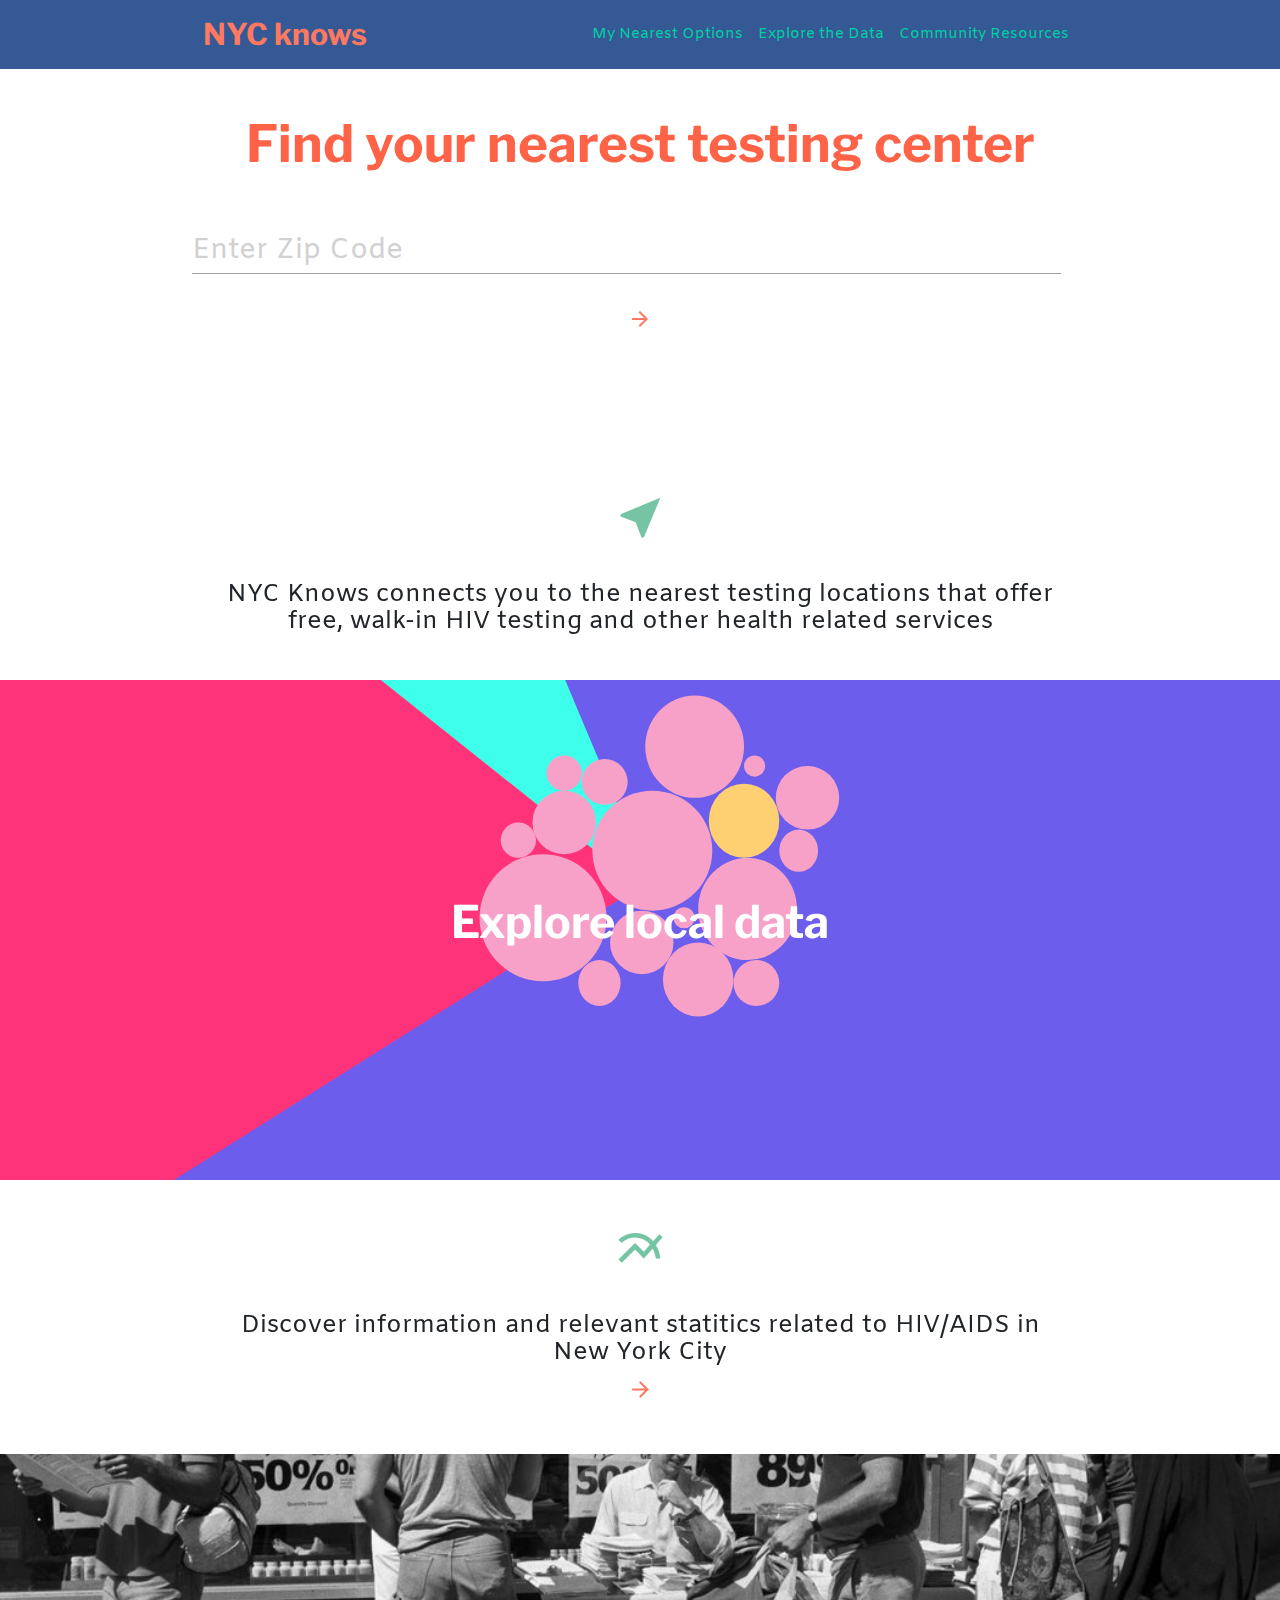
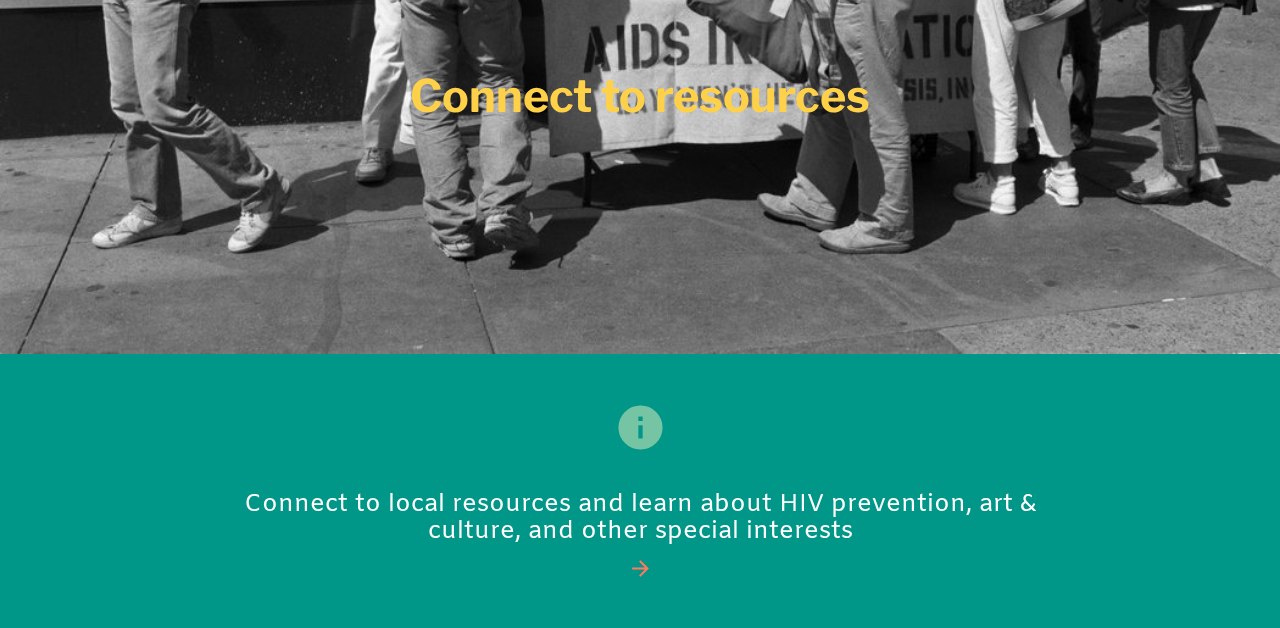
<file: index.html>
<!DOCTYPE html>
<html lang="en">
<head>
  <meta http-equiv="Content-Type" content="text/html; charset=UTF-8"/>
  <meta name="viewport" content="width=device-width, initial-scale=1"/>
  <title>NYC Knows</title>

  <!-- CSS  -->
  <link href="https://fonts.googleapis.com/icon?family=Material+Icons" rel="stylesheet">
  <link href="https://fonts.googleapis.com/css?family=Libre+Franklin:400,700" rel="stylesheet">
  <link href="https://fonts.googleapis.com/css?family=Amiko:400,700" rel="stylesheet">
  <link href="https://cdn.jsdelivr.net/npm/bootstrap@5.3.3/dist/css/bootstrap.min.css" rel="stylesheet" integrity="sha384-QWTKZyjpPEjISv5WaRU9OFeRpok6YctnYmDr5pNlyT2bRjXh0JMhjY6hW+ALEwIH" crossorigin="anonymous">
  <link href="css/style.css" type="text/css" rel="stylesheet"/>

  <link href="css/materialize.css" type="text/css" rel="stylesheet" media="screen,projection"/>
  <link href="css/m_style.css" type="text/css" rel="stylesheet" media="screen,projection"/>
</head>
<body>
  <nav class="white navbar navbar-expand-lg" role="navigation">
    <div class="container">
      <a id="logo-container" href="index.html" class="navbar-brand brand-logo-new">NYC knows</a>
      <button class="navbar-toggler" type="button" data-bs-toggle="collapse" data-bs-target="#navbarToggler">
        <span class="navbar-toggler-icon"></span>
      </button>
      <div class="collapse navbar-collapse justify-content-end" id="navbarToggler">
        <ul class="navbar-nav">
          <li class="nav-item"><a class="nav-link" href="locationsearch.html">My Nearest Options</a></li>
          <li class="nav-item"><a class="nav-link" href="data.html">Explore the Data</a></li>
          <li class="nav-item"><a class="nav-link" href="grid.html">Community Resources</a></li>
        </ul>
      </div>
  </nav>

  <div id="index-banner" class="parallax-container1">
    <div class="section no-pad-bot">
      <div class="container">
        <br><br>
        <h1>Find your nearest testing center</h1>
        <div class="row center">
          <h5 class="header col s12 light"></h5>
        </div>
        <div class="row center">
          <input id="pac-input" name="s" style="float: left;" class="controls" type="text" placeholder="Enter Zip Code">

        <a href="locationsearch.html"><h5><i class="material-icons">arrow_forward</i></h5></a>
      </div>
        <br><br>

      </div>
    </div>
    <div class="parallax"></div>
  </div>

  <div class="container">
    <div class="section">

      <!--   Icon Section   -->
      <div class="row">
        <div class="col s12 center">
          <div class="icon-block">
            <h2 class="center brown-text"><i class="material-icons">near_me</i></h2>
            <h5 class="center">NYC Knows connects you to the nearest testing locations that offer free, walk-in HIV testing and other health related services</h5>
          </div>
        </div>

      </div>

    </div>
  </div>


  <div class="parallax-container valign-wrapper">
    <div class="section no-pad-bot">
      <div class="container">
        <div class="row center">
          <h5 class="header col s12 light">Explore local data</h5>
        </div>
      </div>
    </div>
    <div class="parallax"><img class="background1" src="background1.svg" alt="data man"></div>
  </div>

  <div class="container">
    <div class="section">

      <div class="row">
        <div class="col s12 center">
          <div class="icon-block">
            <h2 class="center brown-text"><i class="material-icons">multiline_chart</i></h2>
            <h5 class="center">Discover information and relevant statitics related to HIV/AIDS in New York City</h5>
            <a href="data.html"><h5><i class="material-icons">arrow_forward</i></h5></a>
          </div>
        </div>

      </div>

    </div>
  </div>


  <div class="parallax-container valign-wrapper">
    <div class="section no-pad-bot">
      <div class="container">
        <div class="row center">
          <h5 class="header col s12 light1">Connect to resources</h5>
        </div>
      </div>
    </div>
    <div class="parallax"><img src="background3.jpg" alt="old school pic"></div>
  </div>

  <footer class="page-footer teal">
    <div class="container">
      <div class="row">
        <div class="col s12 center">
        <div class="icon-block">
          <h2 class="center brown-text"><i class="material-icons">info</i></h2>
          <h5 class="center">Connect to local resources and learn about HIV prevention, art & culture, and other special interests</h5>

            <a href="grid.html"><h5><i class="material-icons">arrow_forward</i></h5></a>


          <div class="container">
            <div class="section">


            </div>
          </div>

        </div>
        </div>
      </div>
  </footer>


  <!--  Scripts-->
  <script src="https://cdn.jsdelivr.net/npm/bootstrap@5.3.3/dist/js/bootstrap.bundle.min.js" integrity="sha384-YvpcrYf0tY3lHB60NNkmXc5s9fDVZLESaAA55NDzOxhy9GkcIdslK1eN7N6jIeHz" crossorigin="anonymous"></script>
  <script src="https://code.jquery.com/jquery-2.1.1.min.js"></script>
  <script src="js/materialize.js"></script>
  <script src="js/init.js"></script>

  </body>
</html>
</file>
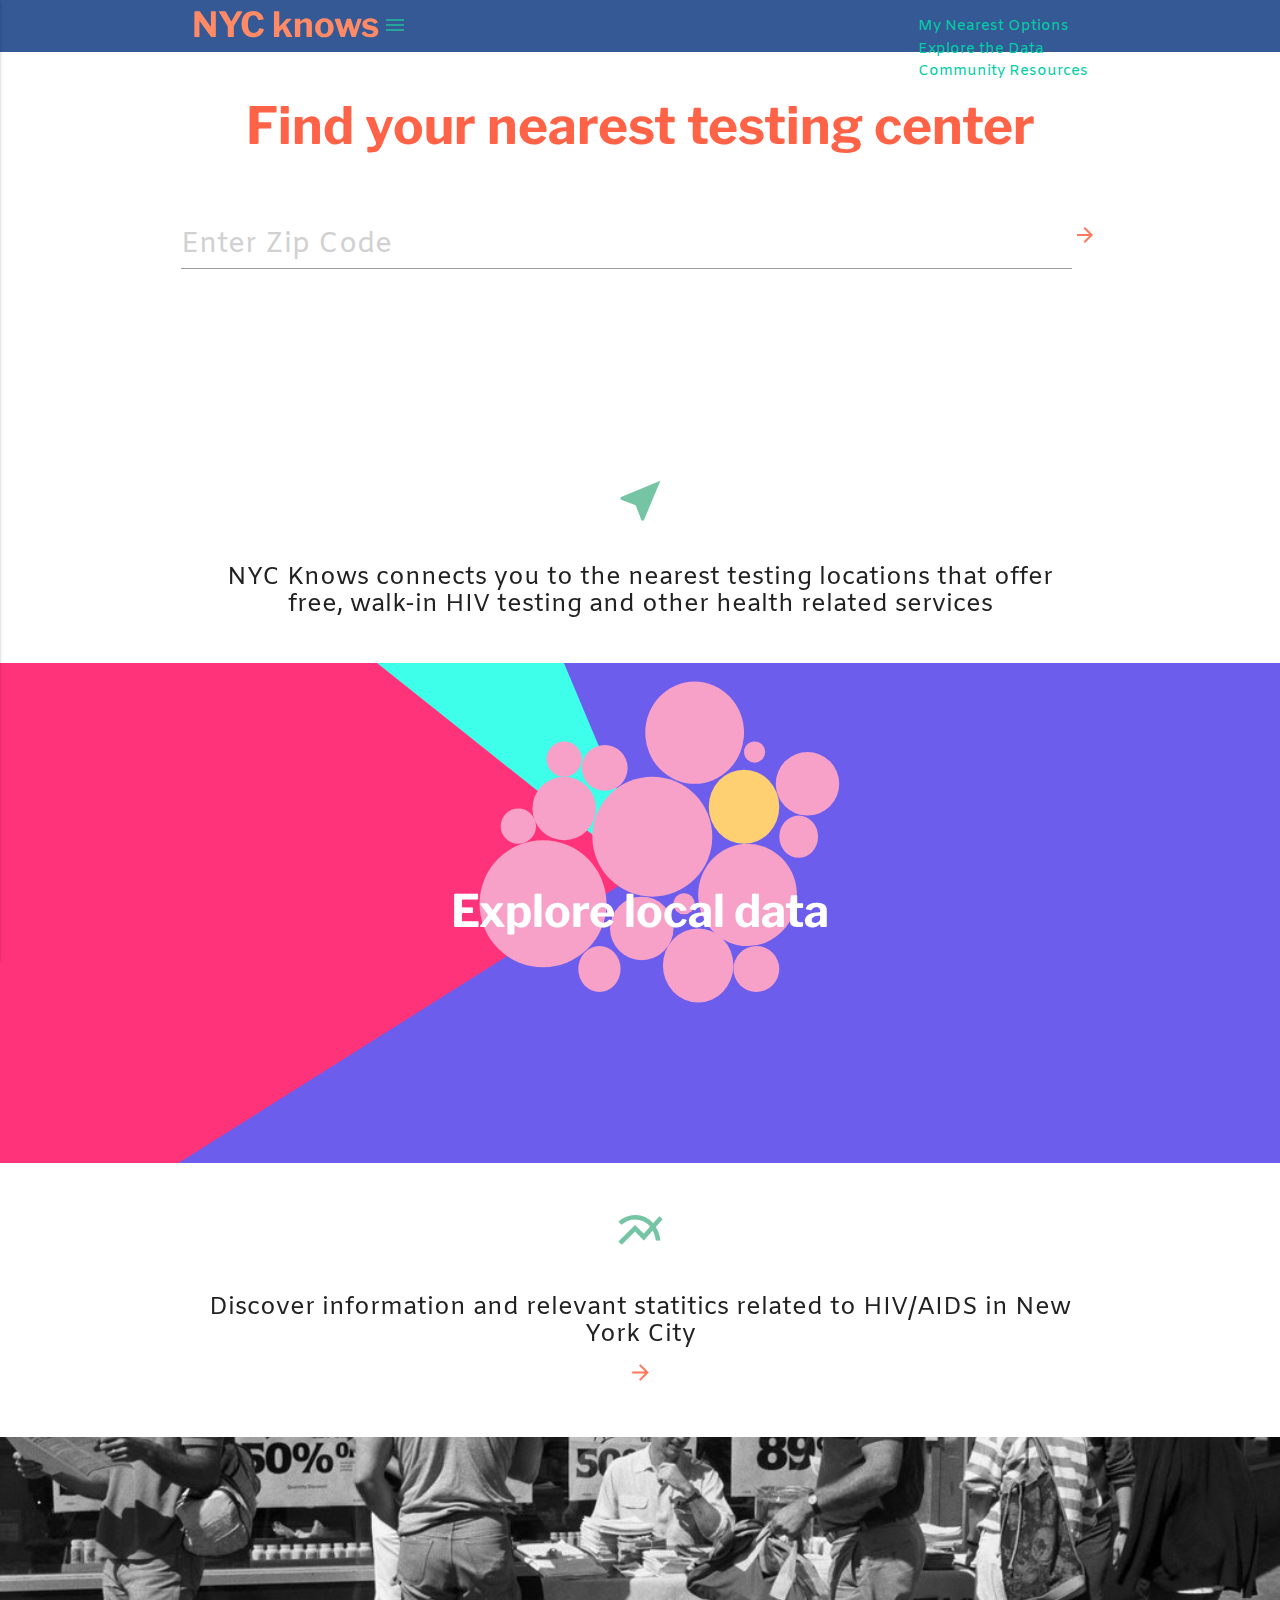
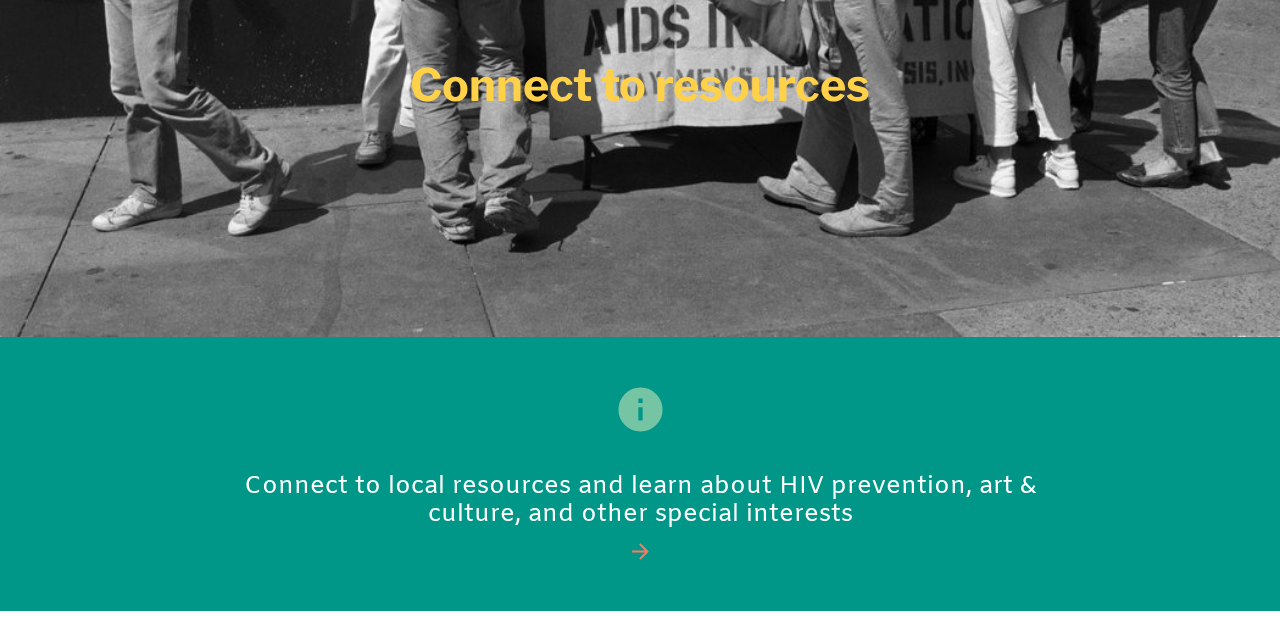
<file: landingpage.html>
<!DOCTYPE html>
<html lang="en">
<head>
  <meta http-equiv="Content-Type" content="text/html; charset=UTF-8"/>
  <meta name="viewport" content="width=device-width, initial-scale=1"/>
  <title>NYC Knows</title>

  <!-- CSS  -->
  <link href="https://fonts.googleapis.com/icon?family=Material+Icons" rel="stylesheet">
  <link href="https://fonts.googleapis.com/css?family=Libre+Franklin:400,700" rel="stylesheet">
  <link href="https://fonts.googleapis.com/css?family=Amiko:400,700" rel="stylesheet">
  <link href="css/materialize.css" type="text/css" rel="stylesheet" media="screen,projection"/>
  <link href="css/m_style.css" type="text/css" rel="stylesheet" media="screen,projection"/>
</head>
<body>
  <nav class="white" role="navigation">
    <div class="nav-wrapper container">
      <a id="logo-container" href="/index.html" class="brand-logo">NYC knows</a>
      <ul class="right hide-on-med-and-down">
        <li><a href="locationsearch.html">My Nearest Options</a></li>
        <li><a href="test.html">Explore the Data</a></li>
        <li><a href="grid.html">Community Resources</a></li>
      </ul>

      <ul id="nav-mobile" class="side-nav">
        <li><a href="#">Navbar Link</a></li>
      </ul>
      <a href="#" data-activates="nav-mobile" class="button-collapse"><i class="material-icons">menu</i></a>
    </div>
  </nav>

  <div id="index-banner" class="parallax-container1">
    <div class="section no-pad-bot">
      <div class="container">
        <br><br>
        <h1>Find your nearest testing center</h1>
        <div class="row center">
          <h5 class="header col s12 light"></h5>
        </div>
        <div class="row center">
          <input id="pac-input" name="s" style="float: left;" class="controls" type="text" placeholder="Enter Zip Code">

        <a href="/locationsearch.html"><h5><i class="material-icons">arrow_forward</i></h5></a>
      </div>
        <br><br>

      </div>
    </div>
    <div class="parallax"></div>
  </div>

  <div class="container">
    <div class="section">

      <!--   Icon Section   -->
      <div class="row">
        <div class="col s12 center">
          <div class="icon-block">
            <h2 class="center brown-text"><i class="material-icons">near_me</i></h2>
            <h5 class="center">NYC Knows connects you to the nearest testing locations that offer free, walk-in HIV testing and other health related services</h5>
          </div>
        </div>

      </div>

    </div>
  </div>


  <div class="parallax-container valign-wrapper">
    <div class="section no-pad-bot">
      <div class="container">
        <div class="row center">
          <h5 class="header col s12 light">Explore local data</h5>
        </div>
      </div>
    </div>
    <div class="parallax"><img class="background1" src="background1.svg" alt="data man"></div>
  </div>

  <div class="container">
    <div class="section">

      <div class="row">
        <div class="col s12 center">
          <div class="icon-block">
            <h2 class="center brown-text"><i class="material-icons">multiline_chart</i></h2>
            <h5 class="center">Discover information and relevant statitics related to HIV/AIDS in New York City</h5>
            <a href="/test.html"><h5><i class="material-icons">arrow_forward</i></h5></a>
          </div>
        </div>

      </div>

    </div>
  </div>


  <div class="parallax-container valign-wrapper">
    <div class="section no-pad-bot">
      <div class="container">
        <div class="row center">
          <h5 class="header col s12 light1">Connect to resources</h5>
        </div>
      </div>
    </div>
    <div class="parallax"><img src="background3.jpg" alt="old school pic"></div>
  </div>

  <footer class="page-footer teal">
    <div class="container">
      <div class="row">
        <div class="col s12 center">
        <div class="icon-block">
          <h2 class="center brown-text"><i class="material-icons">info</i></h2>
          <h5 class="center">Connect to local resources and learn about HIV prevention, art & culture, and other special interests</h5>

            <a href="/resources.html"><h5><i class="material-icons">arrow_forward</i></h5></a>


          <div class="container">
            <div class="section">


            </div>
          </div>

        </div>
        </div>
      </div>
  </footer>


  <!--  Scripts-->
  <script src="https://code.jquery.com/jquery-2.1.1.min.js"></script>
  <script src="js/materialize.js"></script>
  <script src="js/init.js"></script>

  </body>
</html>
</file>
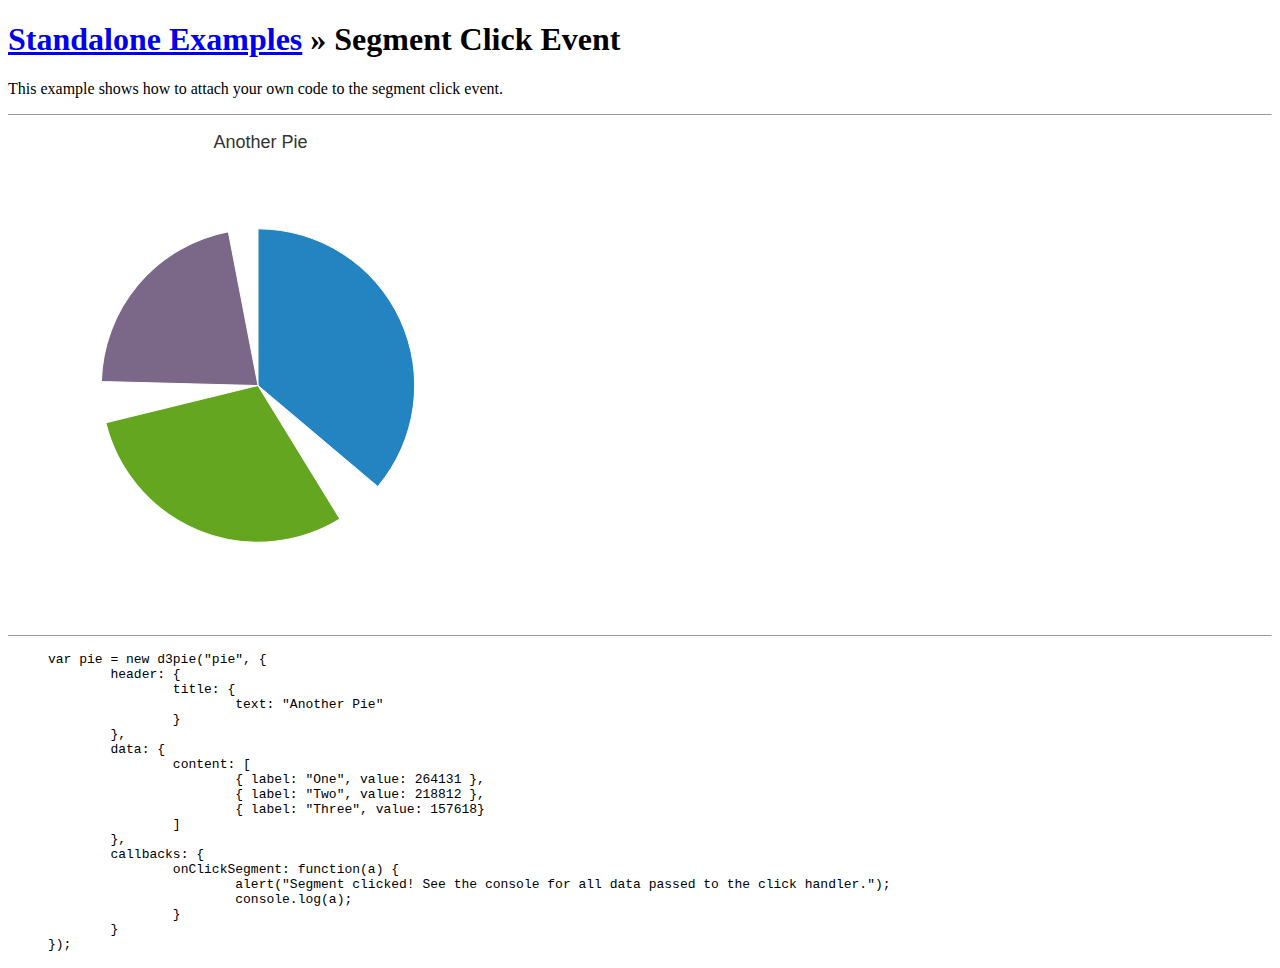
<file: d3pie-0.2.1/website/examples/callbacks_click.html>
<!DOCTYPE html>
<html>
<head>
	<title>d3pie examples</title>
</head>
<body>
<h1>
	<a href="../../#examples">Standalone Examples</a> &raquo; Segment Click Event
</h1>

<p>
	This example shows how to attach your own code to the segment click event.
</p>

<hr size="1" />

<div id="pie"></div>

<script src="../libs/d3.min.js"></script>
<script src="../../d3pie/d3pie.js"></script>

<script>
	var pie = new d3pie("pie", {
		header: {
			title: {
				text: "Another Pie"
			}
		},
		data: {
			content: [
				{ label: "One", value: 264131 },
				{ label: "Two", value: 218812 },
				{ label: "Three", value: 157618 }
			]
		},
		callbacks: {
			onClickSegment: function(a) {
				alert("Segment clicked! See the console for all data passed to the click handler.");
				console.log(a);
			}
		}
	});
</script>

<hr size="1" />

<blockquote><pre>
var pie = new d3pie("pie", {
	header: {
		title: {
			text: "Another Pie"
		}
	},
	data: {
		content: [
			{ label: "One", value: 264131 },
			{ label: "Two", value: 218812 },
			{ label: "Three", value: 157618}
		]
	},
	callbacks: {
		onClickSegment: function(a) {
			alert("Segment clicked! See the console for all data passed to the click handler.");
			console.log(a);
		}
	}
});
</pre></blockquote>

</body>
</html>
</file>
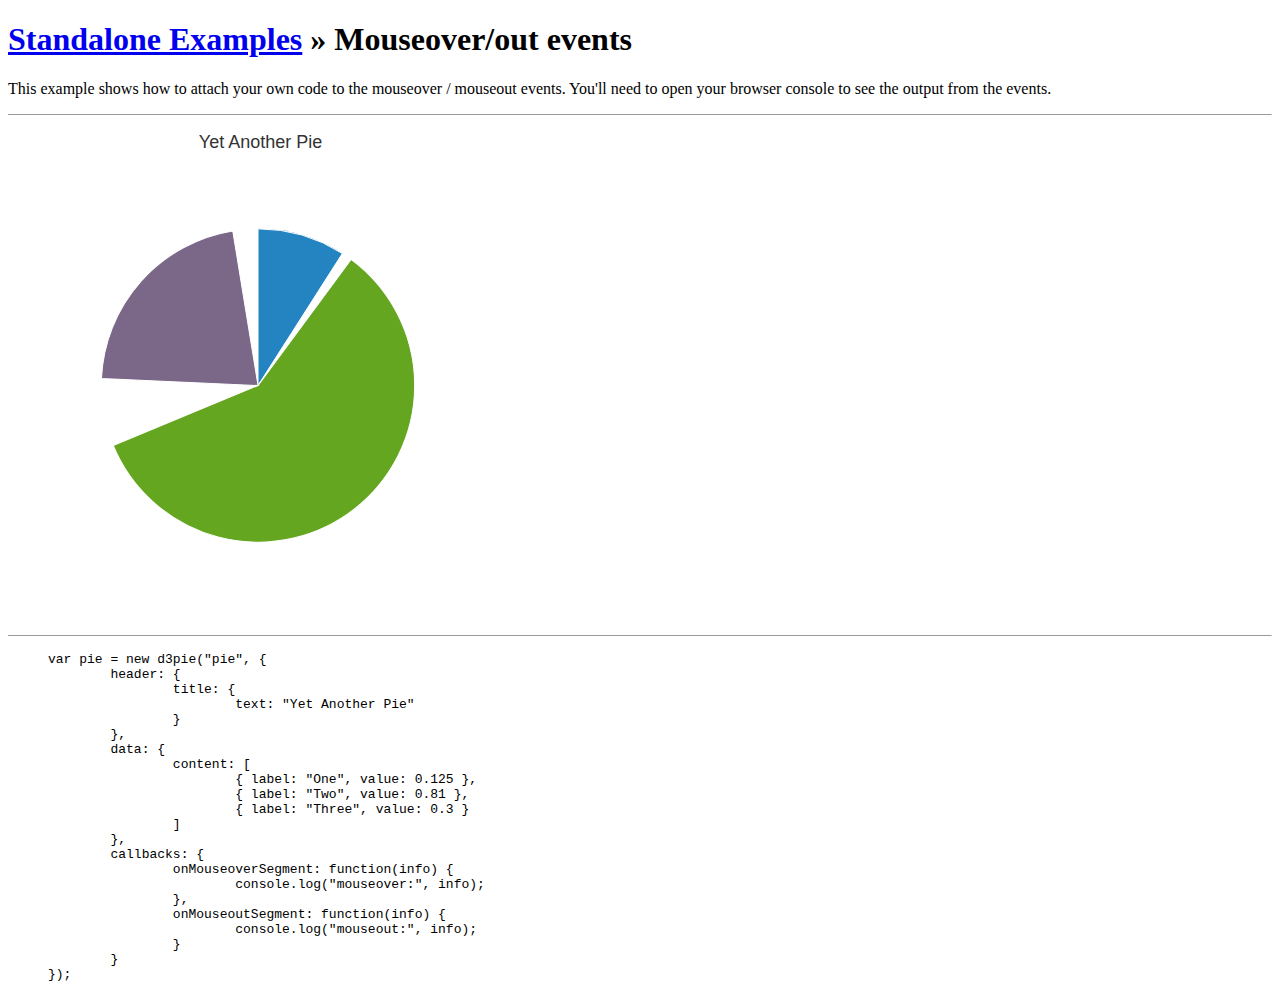
<file: d3pie-0.2.1/website/examples/callbacks_overandout.html>
<!DOCTYPE html>
<html>
<head>
	<title>d3pie examples</title>
</head>
<body>
<h1>
	<a href="../../#examples">Standalone Examples</a> &raquo; Mouseover/out events
</h1>

<p>
	This example shows how to attach your own code to the mouseover / mouseout events. You'll need to open your
	browser console to see the output from the events.
</p>

<hr size="1" />

<div id="pie"></div>

<script src="../libs/d3.min.js"></script>
<script src="../../d3pie/d3pie.js"></script>

<script>
	var pie = new d3pie("pie", {
		header: {
			title: {
				text: "Yet Another Pie"
			}
		},
		data: {
			content: [
				{ label: "One", value: 0.125 },
				{ label: "Two", value: 0.81 },
				{ label: "Three", value: 0.3 }
			]
		},
		callbacks: {
			onMouseoverSegment: function(info) {
				console.log("mouseover:", info);
			},
			onMouseoutSegment: function(info) {
				console.log("mouseout:", info);
			}
		}
	});
</script>

<hr size="1" />

<blockquote><pre>
var pie = new d3pie("pie", {
	header: {
		title: {
			text: "Yet Another Pie"
		}
	},
	data: {
		content: [
			{ label: "One", value: 0.125 },
			{ label: "Two", value: 0.81 },
			{ label: "Three", value: 0.3 }
		]
	},
	callbacks: {
		onMouseoverSegment: function(info) {
			console.log("mouseover:", info);
		},
		onMouseoutSegment: function(info) {
			console.log("mouseout:", info);
		}
	}
});
</pre></blockquote>

</body>
</html>
</file>
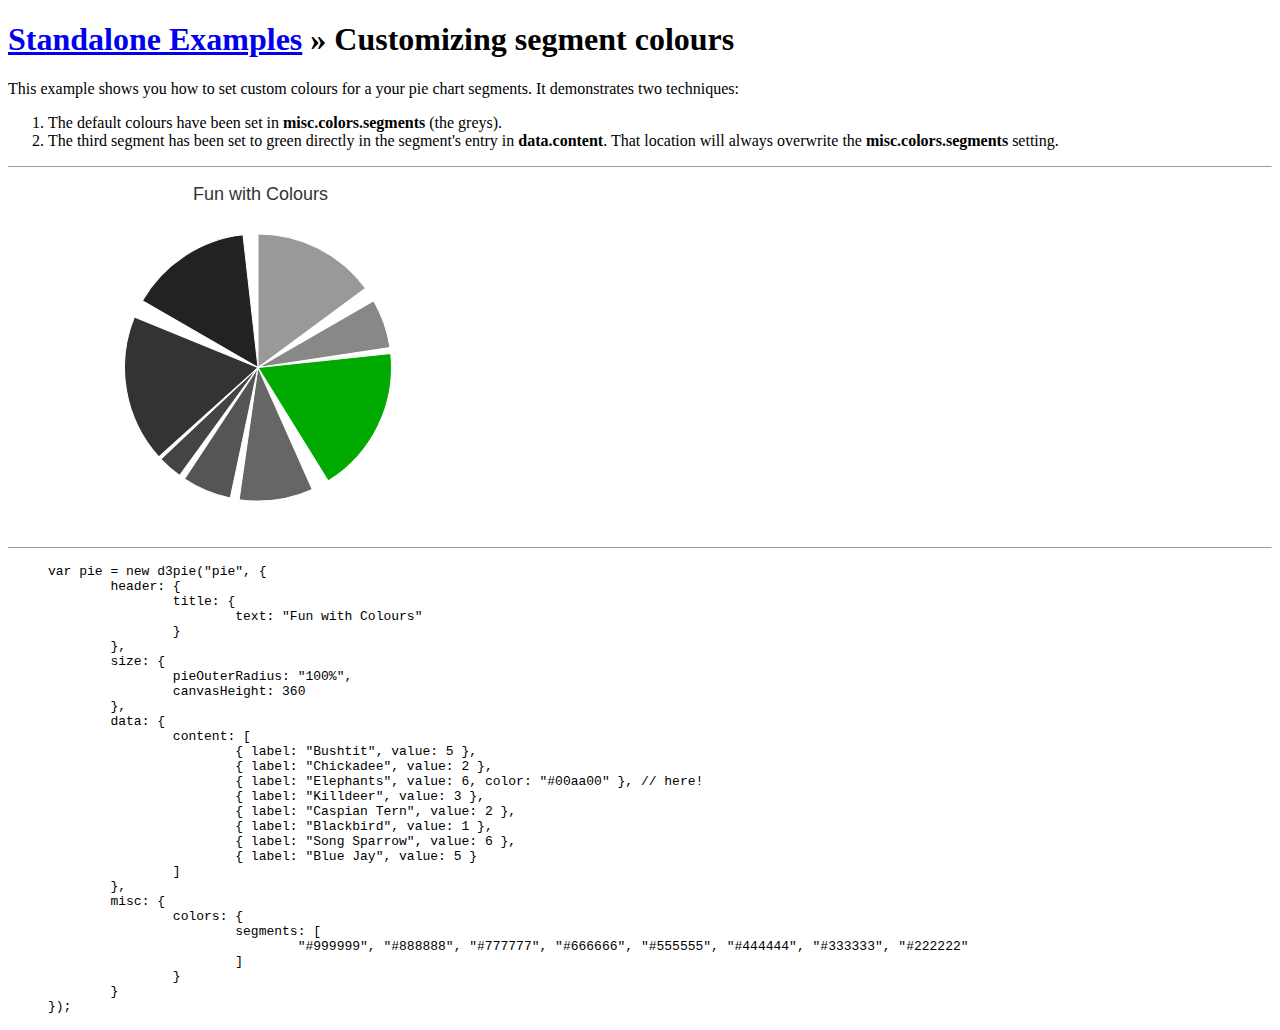
<file: d3pie-0.2.1/website/examples/colors.html>
<!DOCTYPE html>
<html>
<head>
	<title>d3pie examples</title>
</head>
<body>
<h1>
	<a href="../../#examples">Standalone Examples</a> &raquo; Customizing segment colours
</h1>

<p>
	This example shows you how to set custom colours for a your pie chart segments. It demonstrates two techniques:
</p>
<ol>
	<li>The default colours have been set in <b>misc.colors.segments</b> (the greys).</li>
	<li>The third segment has been set to green directly in the segment's entry in <b>data.content</b>. That location
	will always overwrite the <b>misc.colors.segments</b> setting.</li>
</ol>

<hr size="1" />

<div id="pie"></div>

<script src="../libs/d3.min.js"></script>
<script src="../../d3pie/d3pie.js"></script>

<script>
	var pie = new d3pie("pie", {
		header: {
			title: {
				text: "Fun with Colours"
			}
		},
		size: {
			pieOuterRadius: "100%",
			canvasHeight: 360
		},
		data: {
			content: [
				{ label: "Bushtit", value: 5 },
				{ label: "Chickadee", value: 2 },
				{ label: "Elephants", value: 6, color: "#00aa00" }, // here!
				{ label: "Killdeer", value: 3 },
				{ label: "Caspian Tern", value: 2 },
				{ label: "Blackbird", value: 1 },
				{ label: "Song Sparrow", value: 6 },
				{ label: "Blue Jay", value: 5 }
			]
		},
		misc: {
			colors: {
				segments: [
					"#999999", "#888888", "#777777", "#666666", "#555555", "#444444", "#333333", "#222222"
				]
			}
		}
	});
</script>

<hr size="1" />

<blockquote><pre>
var pie = new d3pie("pie", {
	header: {
		title: {
			text: "Fun with Colours"
		}
	},
	size: {
		pieOuterRadius: "100%",
		canvasHeight: 360
	},
	data: {
		content: [
			{ label: "Bushtit", value: 5 },
			{ label: "Chickadee", value: 2 },
			{ label: "Elephants", value: 6, color: "#00aa00" }, // here!
			{ label: "Killdeer", value: 3 },
			{ label: "Caspian Tern", value: 2 },
			{ label: "Blackbird", value: 1 },
			{ label: "Song Sparrow", value: 6 },
			{ label: "Blue Jay", value: 5 }
		]
	},
	misc: {
		colors: {
			segments: [
				"#999999", "#888888", "#777777", "#666666", "#555555", "#444444", "#333333", "#222222"
			]
		}
	}
});</pre></blockquote>

</body>
</html>
</file>
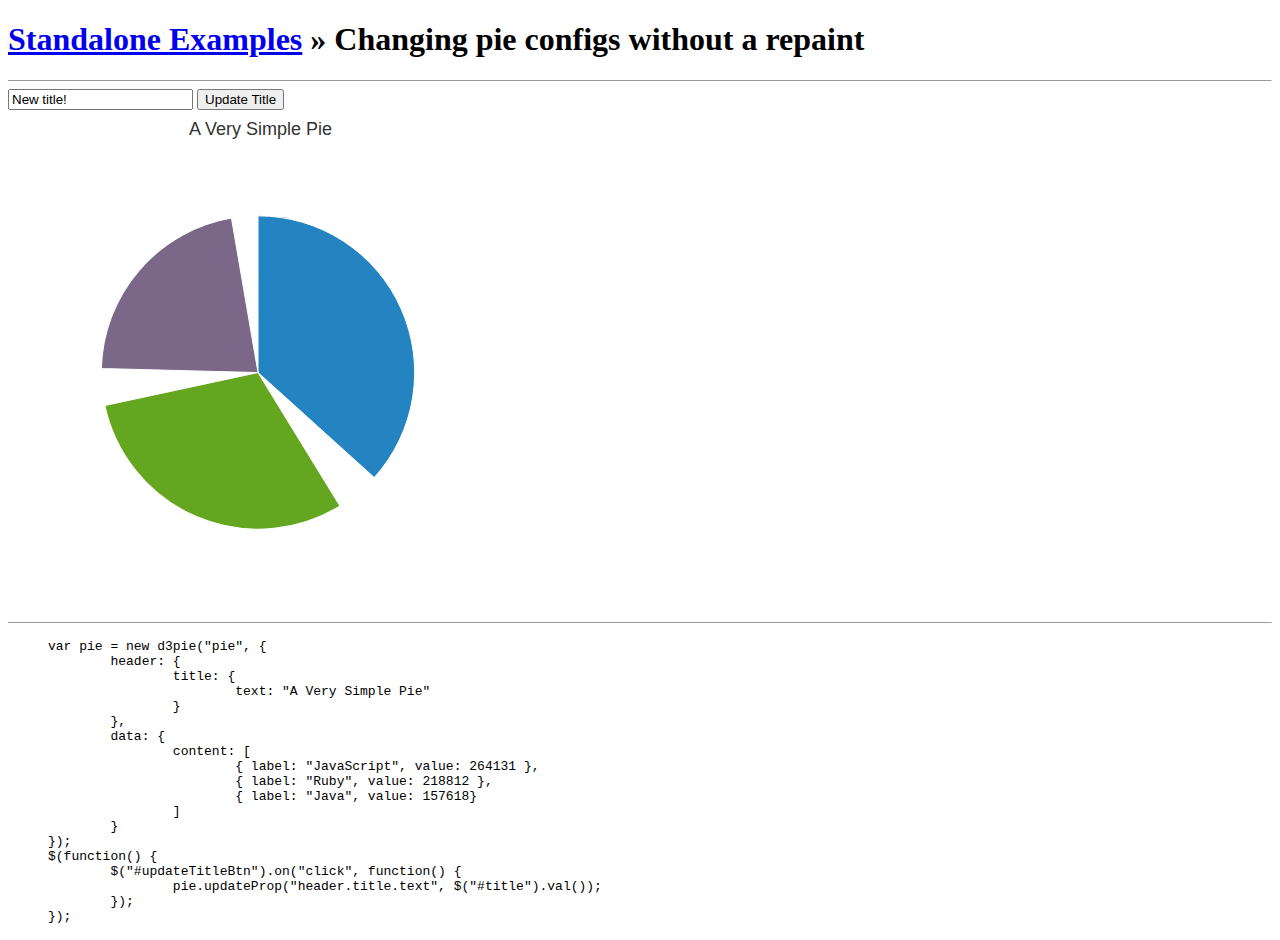
<file: d3pie-0.2.1/website/examples/configChanges.html>
<!DOCTYPE html>
<html>
<head>
	<title>d3pie examples</title>
</head>
<body>
<h1>
	<a href="../../#examples">Standalone Examples</a> &raquo; Changing pie configs without a repaint
</h1>

<p>

</p>

<hr size="1" />

<input type="text" id="title" value="New title!" />
<input type="button" id="updateTitleBtn" value="Update Title" />

<div id="pie"></div>

<script src="../libs/jquery.js"></script>
<script src="../libs/d3.min.js"></script>
<script src="../../d3pie/d3pie.js"></script>

<script>
	var pie = new d3pie("pie", {
		header: {
			title: {
				text: "A Very Simple Pie"
			}
		},
		data: {
			content: [
				{ label: "JavaScript", value: 264131 },
				{ label: "Ruby", value: 218812 },
				{ label: "Java", value: 157618}
			]
		}
	});
	$(function() {
		$("#updateTitleBtn").on("click", function() {
			pie.updateProp("header.title.text", $("#title").val());
		});
	});
</script>

<hr size="1" />

<blockquote><pre>
var pie = new d3pie("pie", {
	header: {
		title: {
			text: "A Very Simple Pie"
		}
	},
	data: {
		content: [
			{ label: "JavaScript", value: 264131 },
			{ label: "Ruby", value: 218812 },
			{ label: "Java", value: 157618}
		]
	}
});
$(function() {
	$("#updateTitleBtn").on("click", function() {
		pie.updateProp("header.title.text", $("#title").val());
	});
});
</pre></blockquote>

</body>
</html>
</file>
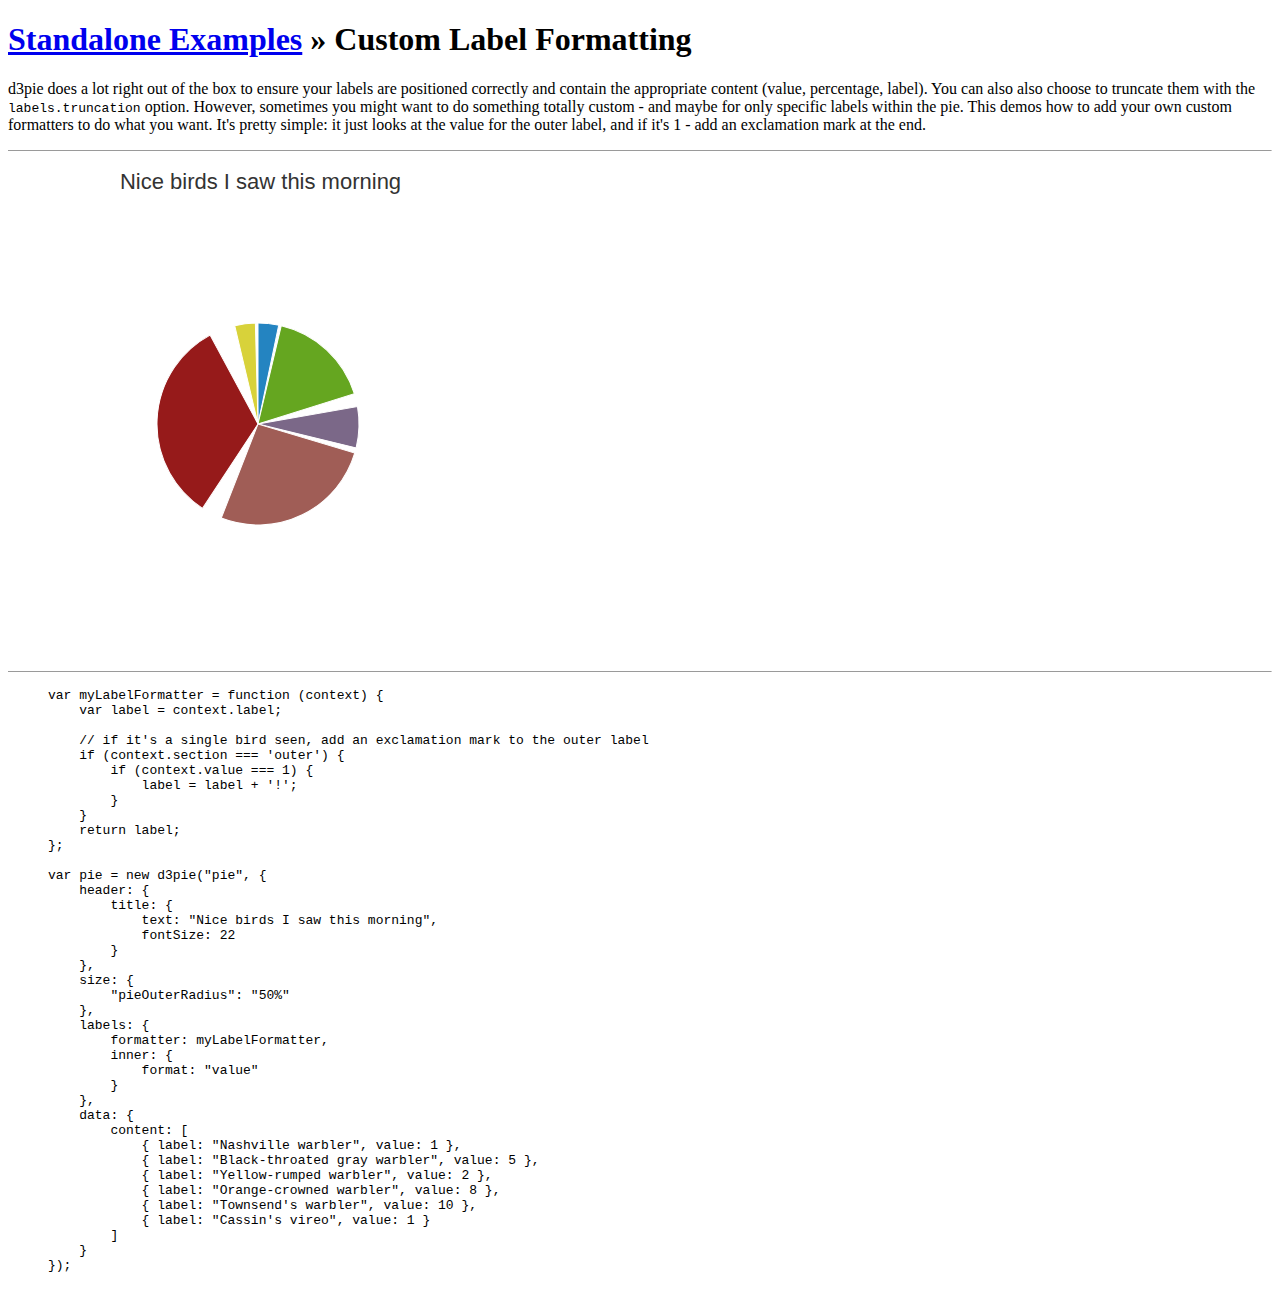
<file: d3pie-0.2.1/website/examples/custom_label_formatting.html>
<!DOCTYPE html>
<html>
<head>
	<title>d3pie examples</title>
</head>
<body>
<h1>
	<a href="../../#examples">Standalone Examples</a> &raquo; Custom Label Formatting
</h1>

<p>
	d3pie does a lot right out of the box to ensure your labels are positioned correctly and contain the appropriate
    content (value, percentage, label). You can also also choose to truncate them with the <code>labels.truncation</code>
    option. However, sometimes you might want to do something totally custom - and maybe for only specific labels
    within the pie. This demos how to add your own custom formatters to do what you want. It's pretty simple: it just looks
    at the value for the outer label, and if it's 1 - add an exclamation mark at the end.
</p>

<hr size="1" />

<div id="pie"></div>

<script src="../libs/d3.min.js"></script>
<script src="../../d3pie/d3pie.js"></script>

<script>

var myLabelFormatter = function (context) {
    var label = context.label;

    // if it's a single bird seen, add an exclamation mark to the outer label
    if (context.section === 'outer') {
        if (context.value === 1) {
            label = label + '!';
        }
    }
    return label;
};

var pie = new d3pie("pie", {
    header: {
        title: {
            text: "Nice birds I saw this morning",
            fontSize: 22
        }
    },
    size: {
        "pieOuterRadius": "50%"
    },
    labels: {
        formatter: myLabelFormatter,
        inner: {
            format: "value"
        }
    },
    data: {
        content: [
            { label: "Nashville warbler", value: 1 },
            { label: "Black-throated gray warbler", value: 5 },
            { label: "Yellow-rumped warbler", value: 2 },
            { label: "Orange-crowned warbler", value: 8 },
            { label: "Townsend's warbler", value: 10 },
            { label: "Cassin's vireo", value: 1 }
        ]
    }
});
</script>

<hr size="1" />

<blockquote><pre>
var myLabelFormatter = function (context) {
    var label = context.label;

    // if it's a single bird seen, add an exclamation mark to the outer label
    if (context.section === 'outer') {
        if (context.value === 1) {
            label = label + '!';
        }
    }
    return label;
};

var pie = new d3pie("pie", {
    header: {
        title: {
            text: "Nice birds I saw this morning",
            fontSize: 22
        }
    },
    size: {
        "pieOuterRadius": "50%"
    },
    labels: {
        formatter: myLabelFormatter,
        inner: {
            format: "value"
        }
    },
    data: {
        content: [
            { label: "Nashville warbler", value: 1 },
            { label: "Black-throated gray warbler", value: 5 },
            { label: "Yellow-rumped warbler", value: 2 },
            { label: "Orange-crowned warbler", value: 8 },
            { label: "Townsend's warbler", value: 10 },
            { label: "Cassin's vireo", value: 1 }
        ]
    }
});
</pre></blockquote>

</body>
</html>
</file>
<file: css/style.css>
html {
  height: 100%;
}

nav {
  background-color: #ffbb93;
}

nav ul a {
  color: #444;
}

nav a {text-decoration:none;}
nav .brand-logo-new {
  font-family: "Libre Franklin", sans-serif;
  font-weight: 700;
  font-size: 2rem;
  color: #ff7961;
}

.navbar-brand:hover {
  color: #ff7961 !important;
}

a.nav-link {
  color:#03CEA4;
}

a.nav-link:hover {
  text-decoration: underline;
  color: #03CEA4;
}

.mapInfo {
  background: white;
  background: rgba(255,255,255,0.8);
  border-radius: 5px;
  padding: 0 5px 0 5px;
  font-family: "Amiko";
}


.axis path,
.axis line {
fill: none;
stroke: grey;
stroke-width: 1;
shape-rendering: crispEdges;
}

/*sources {
font-size:14px;
fill:#e5e5e5;
}

.sources:hover {
/*  font-size:18px;*/


.overlay {
fill: none;
pointer-events: all;
}

.overlay2 {
  fill: none;
  pointer-events: all;
}

.focus circle {
fill: #1d4995;
stroke: #1d4995;
}

.focus text {
  color: red;
}

.line {
fill: none;
stroke: #03CEA4;
stroke-linejoin: round;
stroke-linecap: round;
stroke-width: 2.5px;

}

#map {
  height: 100%;
}

nav.white {
  background: #345995;
}
#dataintro {
  background-color: #f3f3f3;
  width: 80%;
  font-family: "Amiko";
  margin: auto;
  margin-bottom: 1%;
}

#highlights {
  font-size: 1.5vw;
  padding-left: 2%;
  padding-top: 1%;
  margin-bottom: 0;
}

h5.dataheading {
  font-family: "Libre Franklin";
  font-weight: 700;
}

h2.findlocation {
  font-family: "Libre Franklin", sans-serif;
  font-size: 3.5rem;
  font-weight: bold;
  color: #967BB6;
}

#promptsearch {
  font-family: "Amiko", Arial, sans-serif;;
  padding-left: 10px;
  margin-top: 40px;
  margin-bottom: 30px;
}

#dataintro ul {
  margin-left: 2%;
  margin-right: 2%;
}

#dataintro ul li {
  padding: 0.5%;
}

#foot {
  color: gray;
  font-size: 0.8vw;
  text-align: right;

}

#intMap  {
    height: 550px;
    width: 100%;
    margin-bottom: 0;
  }

#interactivemap {
  font-family: "Amiko";
  background-color: #f3f3f3;
  width: 50%;
  margin-left: 10%;
  margin-bottom: 1%;
  display: inline-block;
}

#borough {
  font-family: "Amiko";
  background-color: #f3f3f3;
  width: 29%;
  margin-right: 10%;
  float: right;
  height: 597px;
  position: relative;

}


.bborough {
}

.key-dotb {
    height: 14px;
    width: 14px;
    margin-right: .4em;
    border-radius: 50%;
    bottom: 0;
    display:inline-block;
}

.bronx { background: #e40066;}
.brooklyn { background: #fa7921;}
.manhattan { background: #03cea4;}
.queens { background: #345995;}
.statenisland { background: #EAC435;}


#boroughlegendcontain {
  font-family: "Amiko";
  background-color: #f3f3f3;
  width:100%;
  position: absolute;
  bottom: 0;
}

#boroughlegend {
  margin-left: 28%;
  margin-bottom: 0;
  padding-bottom: 12%;
}


#linechart,
#stacked {
  font-family: "Amiko";
  background-color: #f3f3f3;
  width: 80%;
  margin: auto;
  margin-bottom: 1%;
}

#pieChart {
  font-family: "Amiko";
  background-color: #f3f3f3;
  width: 39%;
  margin-left: 10%;;
  margin-bottom: 1%;
  display: inline-block;
}

#pieChart2 {
  font-family: "Amiko";
  background-color: #f3f3f3;
  width: 39%;
  margin-right: 10%;;
  margin-bottom: 1%;
  float: right;
}

#titlehead {
  background-color: #282C34;
  font-family: "Libre Franklin";
  font-weight: 700;
  color: #fff;
  padding: 2%;
  margin: auto;
  width: 80%;
}

#title {
  background-color: #282C34;
  font-family: "Amiko";
  color: #fff;
  padding: 2%;
}

#titleb {
  background-color: #282C34;
  font-family: "Amiko";
  color: #fff;
  padding: 12px;

}

#showMe {

}

#divfooter {
  float: right;
  color: gray;
  font-size: .75vw;
}

/* pie chart styling */
.pie {
  margin-left: 20px;
}


.legend {
  float: right;
  font-family: "Amiko";
  font-size: 1.1vw;
}

.pie text {
  font-family: "Amiko";
  fill: #000;
}

.pie .name-text{
  font-size: .8em;
}

.pie .value-text{
  font-size: 3em;
}


#byyear, #combine {
  background-color: darkgray;
    border: none;
    color: white;
    padding: 5px 5px;
    text-align: center;
    text-decoration: none;
    display: inline-block;
    font-size: 1.3vw;
    margin: 2px 2px;
    cursor: pointer;
    font-family: "Amiko";

}
/* Borough Legend */

#bubblelegend{
    background-color: #f3f3f3;
    margin-bottom: 0;
}

.bborough {
  margin: 0;
  font-family: "Amiko";
}


/* Bubble Chart Legend */


.race {
    margin: 0 auto!important;
    font-family: "Amiko";
    margin-right: .5em;
}
.key-dot {
    display: inline-block;
    height: 15px;
    width: 15px;
    margin-right: .2em;
    border-radius: 50%;
    bottom: 0;
}

.black { background: #ffd92f;}
.latino { background: #a6d854;}
.white { background: #e78ac3;}
.asian { background: #8da0cb;}
.multi { background: #fc8d62;}
.other { background: #66c2a5;}


#bubblechart {
  background-color: #f3f3f3;
  width: 80%;
  margin: auto;
  margin-bottom: 0;
}

#bubblelegend{
    overflow:hidden;
    background-color: #f3f3f3;
    margin: auto;
    margin-top: 0;
    width: 80%;
    padding-left: 10%;
}


.blegend {
  margin: .5em;
  float: left;
}

.rate {
}

.rate:hover {
  stroke-width: 2px;
  stroke: teal;
}

/*tooltip for borough chart */
.tooltipbor {
  font-family: "Amiko";
  background-color: rgb(255,255,255);
  padding: 5px;
  opacity: 0.5;
  position: absolute;
  pointer-events: none;
}

.tooltip :hover {
  fill: 2px;
}


/* Bubble Chart Tool Tip */
.tooltipbub {
  font-family: "Amiko";
  background-color: rgb(255,255,255);
  padding: 5px;
  opacity: 0.5;
  position: absolute;
  pointer-events: none;
}
</file>
<file: css/m_style.css>
/* Custom Stylesheet */
/**
 * Use this file to override Materialize files so you can update
 * the core Materialize files in the future
 *
 * Made By MaterializeCSS.com
 */

nav {
  background: #345995;
;

}
nav ul a {
  color: #03CEA4;
}

a {
  color: #ff7961;
}

nav .brand-logo {
  font-family: "Libre Franklin", sans-serif;
  font-weight: 700;
  font-size: 2.7vw;
  color: #ff8a65;
}

h1 {
  font-family: "Libre Franklin", sans-serif;
  font-weight: 700;
  font-size: 4vw;
  color: tomato;
  text-align: center;

}

h5.header.col.s12.light {
  font-family: "Libre Franklin", sans-serif;
  font-weight: 700;
  font-size: 3.5vw;
  color: #fff;
}

h5.header.col.s12.light1 {
  font-family: "Libre Franklin", sans-serif;
  font-weight: 700;
  font-size: 3.5vw;
  color: #ffd149;
}

/*p {
  line-height: 2rem;
}*/

.center {
  font-family: "Amiko", sans-serif;
}

li {
  font-family: "Amiko", sans-serif;
}

.button-collapse {
  color: #26a69a;
}

img.background1 {
  opacity: 0.8;
}

.parallax-container1 {
  min-height: 380px;
  line-height: 0;
  height: auto;
  background-color: #fff;
}

.parallax-container {
  min-height: 480px;
  line-height: 0;
  height: auto;

}

.parallax-container {
  min-height: 500px;
  line-height: 0;
}

  .parallax-container .section {
    width: 100%;
  }

@media only screen and (max-width : 992px) {
  .parallax-container .section {
    position: absolute;
    top: 40%;
  }
  #index-banner .section {
    top: 10%;
  }
}

@media only screen and (max-width : 600px) {
  #index-banner .section {
    top: 0;
  }
}

.icon-block {
  padding: 0 15px;
}
.icon-block .material-icons {
  font-size: inherit;
}

footer.page-footer {
  margin: 0;
}
</file>
